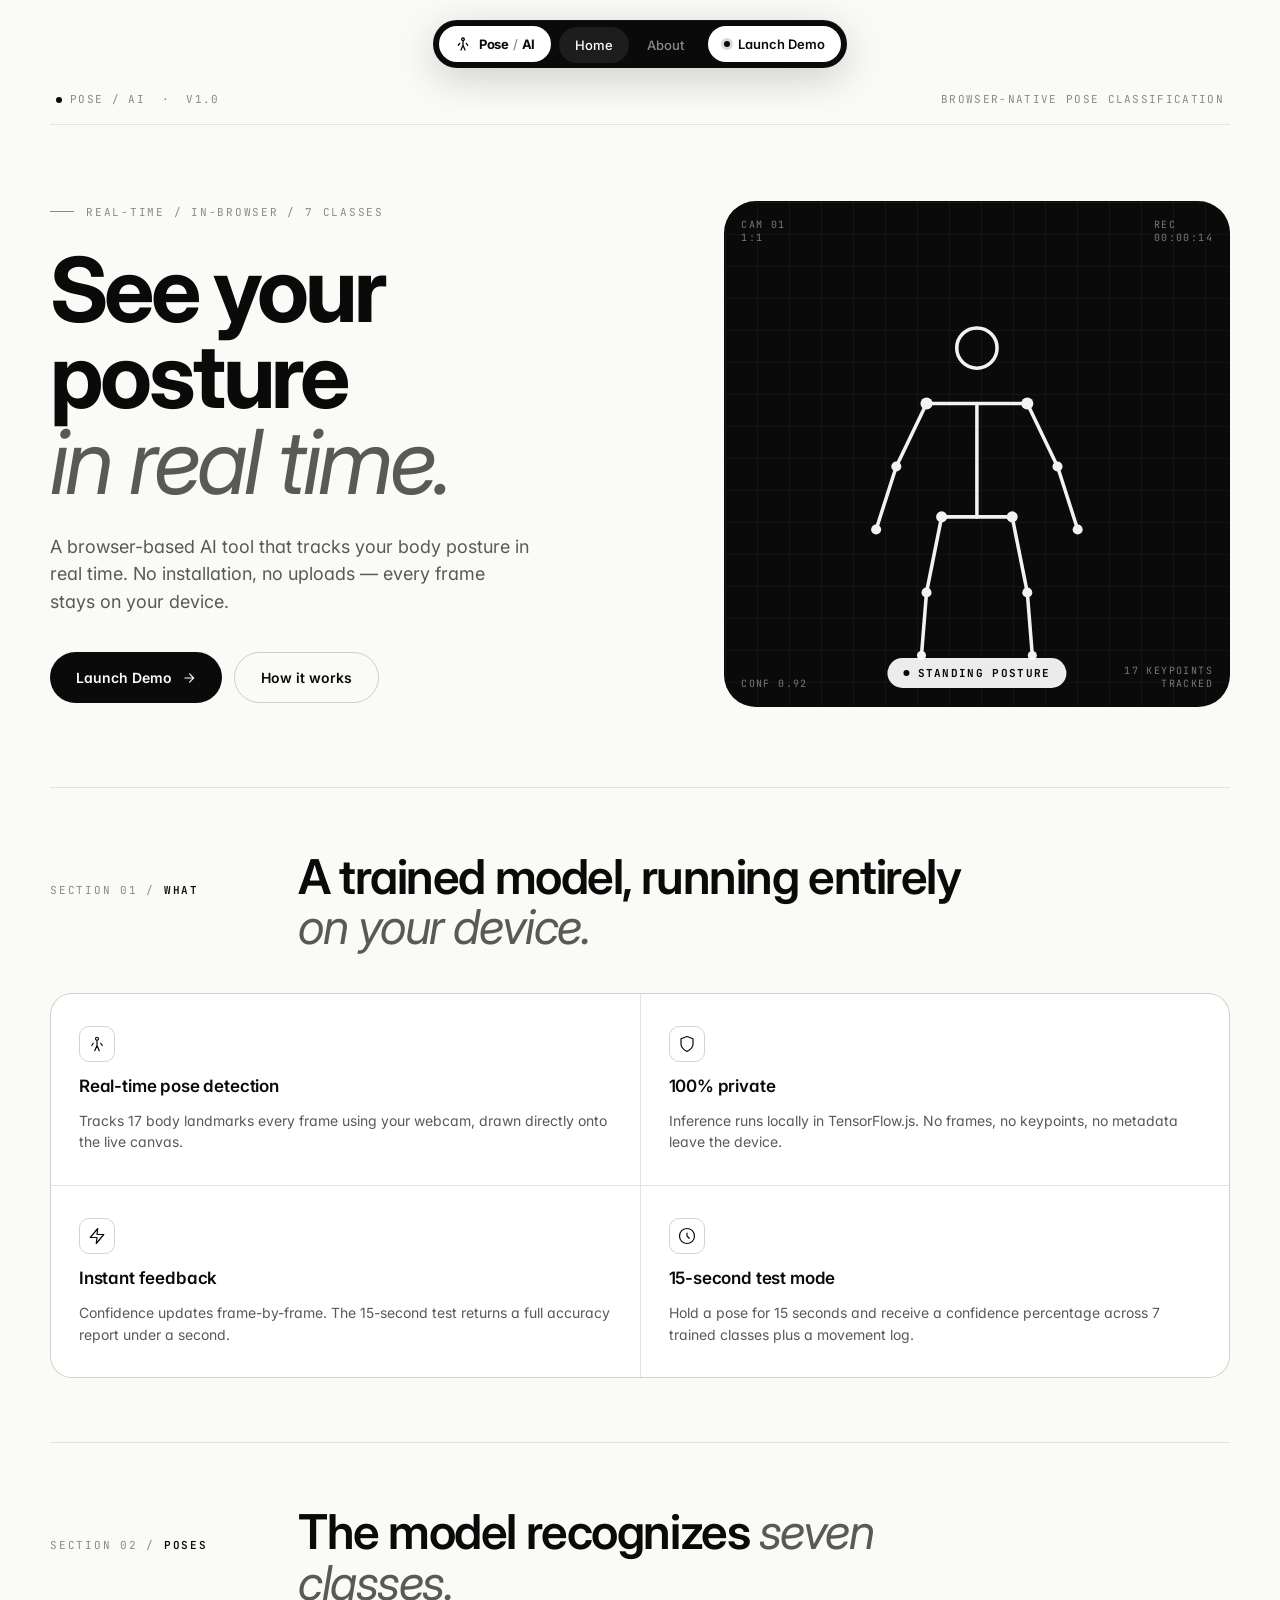
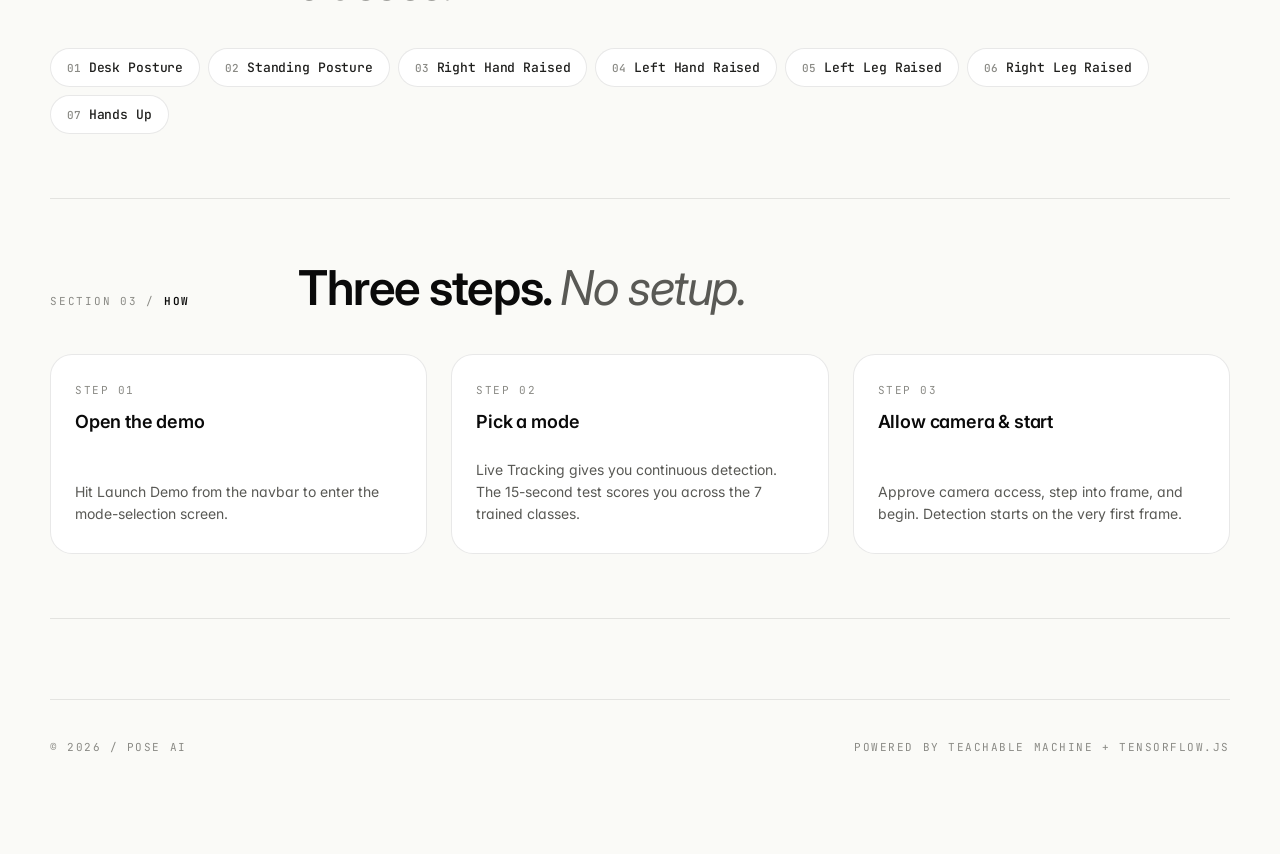
<file: index.html>
<!DOCTYPE html>
<html lang="en">
<head>
    <meta charset="UTF-8">
    <meta name="viewport" content="width=device-width, initial-scale=1.0">
    <title>Pose AI / Home</title>
    <link rel="icon" href="data:image/svg+xml,<svg xmlns='http://www.w3.org/2000/svg' viewBox='0 0 24 24' fill='none' stroke='%23000' stroke-width='2'><circle cx='12' cy='5' r='2'/><path d='M12 7v7M9 21l3-7 3 7M7 11l-2 3M17 11l2 3'/></svg>">
    <link href="https://fonts.googleapis.com/css2?family=Inter:wght@400;500;600;700;800&family=JetBrains+Mono:wght@300;400;500;600&display=swap" rel="stylesheet">
    <link rel="stylesheet" href="style.css">
    <script>
        (function(){
            try {
                var t = localStorage.getItem('pose-ai-theme') || 'light';
                document.documentElement.setAttribute('data-theme', t);
            } catch(e){}
        })();
    </script>
</head>
<body>
    <nav class="navbar">
        <div class="nav-container">
            <a href="index.html" class="nav-brand-box">
                <svg viewBox="0 0 24 24"><circle cx="12" cy="5" r="2"/><path d="M12 7v7M9 21l3-7 3 7M7 11l-2 3M17 11l2 3"/></svg>
                <span class="brand-text">Pose<span class="slash">/</span>AI</span>
            </a>
            <ul class="nav-links">
                <li><a href="index.html" class="nav-item active">Home</a></li>
                <li><a href="about.html" class="nav-item">About</a></li>
            </ul>
            <a href="menu.html" class="nav-cta-btn"><span class="dot-live"></span><span>Launch Demo</span></a>
            <button class="hamburger-btn" id="hamburger" onclick="toggleMenu()" aria-label="Menu"><span></span><span></span><span></span></button>
        </div>
    </nav>

    <div class="mobile-menu" id="mobile-menu">
        <a href="index.html" class="active">Home</a>
        <a href="about.html">About</a>
        <div class="mobile-divider"></div>
        <a href="menu.html" class="mobile-cta">Launch Demo</a>
    </div>

    <div class="page-frame">
        <div class="page-meta">
            <span><span class="dot"></span>Pose / AI &nbsp;·&nbsp; v1.0</span>
            <span>Browser-Native Pose Classification</span>
        </div>

        <section class="hero animate-in">
            <div>
                <div class="hero-eyebrow">Real-time / In-Browser / 7 Classes</div>
                <h1>See your<br>posture<br><em>in real time.</em></h1>
                <p class="hero-lede">A browser-based AI tool that tracks your body posture in real time. No installation, no uploads — every frame stays on your device.</p>
                <div class="hero-actions">
                    <a href="menu.html" class="btn-primary">Launch Demo
                        <svg width="14" height="14" viewBox="0 0 24 24" fill="none" stroke="currentColor" stroke-width="2" stroke-linecap="round"><path d="M5 12h14M13 5l7 7-7 7"/></svg>
                    </a>
                    <a href="about.html" class="btn-ghost">How it works</a>
                </div>
            </div>
            <div class="hero-demo">
                <div class="demo-grid"></div>
                <div class="demo-corner tl">CAM 01<br>1:1</div>
                <div class="demo-corner tr">REC<br>00:00:14</div>
                <div class="demo-corner bl">CONF 0.92</div>
                <div class="demo-corner br">17 KEYPOINTS<br>TRACKED</div>
                <svg class="skeleton" viewBox="0 0 200 200" preserveAspectRatio="xMidYMid meet">
                    <g id="hero-skeleton" stroke="#fff" stroke-width="1.4" fill="none" stroke-linecap="round" stroke-linejoin="round" opacity="0.95">
                        <!-- head -->
                        <circle id="hd" cx="100" cy="58" r="8"/>
                        <!-- shoulders -->
                        <line id="sh" x1="80" y1="80" x2="120" y2="80"/>
                        <!-- spine -->
                        <line id="sp" x1="100" y1="80" x2="100" y2="125"/>
                        <!-- arms -->
                        <line id="larm1" x1="80" y1="80" x2="68" y2="105"/>
                        <line id="larm2" x1="68" y1="105" x2="60" y2="130"/>
                        <line id="rarm1" x1="120" y1="80" x2="132" y2="105"/>
                        <line id="rarm2" x1="132" y1="105" x2="140" y2="130"/>
                        <!-- hips -->
                        <line id="hp" x1="86" y1="125" x2="114" y2="125"/>
                        <!-- legs -->
                        <line id="lleg1" x1="86" y1="125" x2="80" y2="155"/>
                        <line id="lleg2" x1="80" y1="155" x2="78" y2="180"/>
                        <line id="rleg1" x1="114" y1="125" x2="120" y2="155"/>
                        <line id="rleg2" x1="120" y1="155" x2="122" y2="180"/>
                        <!-- joints -->
                        <g fill="#fff" stroke="none">
                            <circle cx="80" cy="80" r="2.4"/><circle cx="120" cy="80" r="2.4"/>
                            <circle cx="68" cy="105" r="2"/><circle cx="132" cy="105" r="2"/>
                            <circle cx="60" cy="130" r="2"/><circle cx="140" cy="130" r="2"/>
                            <circle cx="86" cy="125" r="2.2"/><circle cx="114" cy="125" r="2.2"/>
                            <circle cx="80" cy="155" r="2"/><circle cx="120" cy="155" r="2"/>
                            <circle cx="78" cy="180" r="1.8"/><circle cx="122" cy="180" r="1.8"/>
                        </g>
                    </g>
                </svg>
                <div class="demo-label"><span class="live-dot"></span><span id="hero-pose-label">Standing Posture</span></div>
            </div>
        </section>

        <section class="section animate-in" style="animation-delay:0.1s;">
            <div class="section-head">
                <div class="section-num">SECTION 01 / <strong>WHAT</strong></div>
                <h2 class="section-title">A trained model, running entirely <em>on your device.</em></h2>
            </div>
            <div class="features-grid">
                <div class="feature-item">
                    <div class="feature-glyph">
                        <svg viewBox="0 0 24 24"><circle cx="12" cy="5" r="2"/><path d="M12 7v7M9 21l3-7 3 7M7 11l-2 3M17 11l2 3"/></svg>
                    </div>
                    <div class="feature-title">Real-time pose detection</div>
                    <div class="feature-desc">Tracks 17 body landmarks every frame using your webcam, drawn directly onto the live canvas.</div>
                </div>
                <div class="feature-item">
                    <div class="feature-glyph">
                        <svg viewBox="0 0 24 24"><path d="M12 22s8-4 8-10V5l-8-3-8 3v7c0 6 8 10 8 10z"/></svg>
                    </div>
                    <div class="feature-title">100% private</div>
                    <div class="feature-desc">Inference runs locally in TensorFlow.js. No frames, no keypoints, no metadata leave the device.</div>
                </div>
                <div class="feature-item">
                    <div class="feature-glyph">
                        <svg viewBox="0 0 24 24"><path d="M13 2L3 14h9l-1 8 10-12h-9l1-8z"/></svg>
                    </div>
                    <div class="feature-title">Instant feedback</div>
                    <div class="feature-desc">Confidence updates frame-by-frame. The 15-second test returns a full accuracy report under a second.</div>
                </div>
                <div class="feature-item">
                    <div class="feature-glyph">
                        <svg viewBox="0 0 24 24"><circle cx="12" cy="12" r="10"/><path d="M12 8v4l3 3"/></svg>
                    </div>
                    <div class="feature-title">15-second test mode</div>
                    <div class="feature-desc">Hold a pose for 15 seconds and receive a confidence percentage across 7 trained classes plus a movement log.</div>
                </div>
            </div>
        </section>

        <section class="section animate-in" style="animation-delay:0.15s;">
            <div class="section-head">
                <div class="section-num">SECTION 02 / <strong>POSES</strong></div>
                <h2 class="section-title">The model recognizes <em>seven classes.</em></h2>
            </div>
            <div class="pose-classes">
                <span class="pose-chip"><span class="num">01</span>Desk Posture</span>
                <span class="pose-chip"><span class="num">02</span>Standing Posture</span>
                <span class="pose-chip"><span class="num">03</span>Right Hand Raised</span>
                <span class="pose-chip"><span class="num">04</span>Left Hand Raised</span>
                <span class="pose-chip"><span class="num">05</span>Left Leg Raised</span>
                <span class="pose-chip"><span class="num">06</span>Right Leg Raised</span>
                <span class="pose-chip"><span class="num">07</span>Hands Up</span>
            </div>
        </section>

        <section class="section animate-in" style="animation-delay:0.2s;">
            <div class="section-head">
                <div class="section-num">SECTION 03 / <strong>HOW</strong></div>
                <h2 class="section-title">Three steps. <em>No setup.</em></h2>
            </div>
            <div class="steps-list">
                <div class="step-item">
                    <div class="step-number">STEP 01</div>
                    <div class="step-title">Open the demo</div>
                    <div class="step-desc">Hit Launch Demo from the navbar to enter the mode-selection screen.</div>
                </div>
                <div class="step-item">
                    <div class="step-number">STEP 02</div>
                    <div class="step-title">Pick a mode</div>
                    <div class="step-desc">Live Tracking gives you continuous detection. The 15-second test scores you across the 7 trained classes.</div>
                </div>
                <div class="step-item">
                    <div class="step-number">STEP 03</div>
                    <div class="step-title">Allow camera & start</div>
                    <div class="step-desc">Approve camera access, step into frame, and begin. Detection starts on the very first frame.</div>
                </div>
            </div>
        </section>

        <footer class="page-footer">
            <span>© 2026 / Pose AI</span>
            <span>Powered by Teachable Machine + TensorFlow.js</span>
        </footer>
    </div>

    <script>
        function toggleMenu() {
            document.getElementById('hamburger').classList.toggle('open');
            document.getElementById('mobile-menu').classList.toggle('open');
        }
        document.addEventListener('click', function(e) {
            const btn = document.getElementById('hamburger');
            const menu = document.getElementById('mobile-menu');
            if (!btn.contains(e.target) && !menu.contains(e.target)) {
                btn.classList.remove('open');
                menu.classList.remove('open');
            }
        });

        // animated hero skeleton — cycles through 4 poses
        (function(){
            const POSES = [
                { label:'Standing Posture', sh:[80,80,120,80], sp:[100,80,100,125], larm1:[80,80,68,105], larm2:[68,105,60,130], rarm1:[120,80,132,105], rarm2:[132,105,140,130], lleg1:[86,125,80,155], lleg2:[80,155,78,180], rleg1:[114,125,120,155], rleg2:[120,155,122,180], hd:[100,58] },
                { label:'Hands Up', sh:[80,80,120,80], sp:[100,80,100,125], larm1:[80,80,76,55], larm2:[76,55,72,28], rarm1:[120,80,124,55], rarm2:[124,55,128,28], lleg1:[86,125,80,155], lleg2:[80,155,78,180], rleg1:[114,125,120,155], rleg2:[120,155,122,180], hd:[100,58] },
                { label:'Right Hand Raised', sh:[80,80,120,80], sp:[100,80,100,125], larm1:[80,80,68,105], larm2:[68,105,60,130], rarm1:[120,80,128,52], rarm2:[128,52,134,28], lleg1:[86,125,80,155], lleg2:[80,155,78,180], rleg1:[114,125,120,155], rleg2:[120,155,122,180], hd:[100,58] },
                { label:'Left Leg Raised', sh:[80,80,120,80], sp:[100,80,100,125], larm1:[80,80,68,105], larm2:[68,105,60,130], rarm1:[120,80,132,105], rarm2:[132,105,140,130], lleg1:[86,125,72,140], lleg2:[72,140,52,128], rleg1:[114,125,120,155], rleg2:[120,155,122,180], hd:[100,58] }
            ];
            const ids=['sh','sp','larm1','larm2','rarm1','rarm2','lleg1','lleg2','rleg1','rleg2'];
            let i=0;
            function step(){
                const p=POSES[i];
                ids.forEach(id=>{
                    const el=document.getElementById(id);
                    if(!el) return;
                    const v=p[id];
                    el.setAttribute('x1',v[0]); el.setAttribute('y1',v[1]); el.setAttribute('x2',v[2]); el.setAttribute('y2',v[3]);
                });
                const hd=document.getElementById('hd');
                if(hd){ hd.setAttribute('cx',p.hd[0]); hd.setAttribute('cy',p.hd[1]); }
                document.getElementById('hero-pose-label').textContent=p.label;
                i=(i+1)%POSES.length;
            }
            // smooth css transitions on lines
            document.querySelectorAll('#hero-skeleton line, #hero-skeleton circle').forEach(el=>{
                el.style.transition='all 0.9s cubic-bezier(0.65, 0, 0.35, 1)';
            });
            step();
            setInterval(step, 2400);
        })();
    </script>
</body>
</html>
</file>
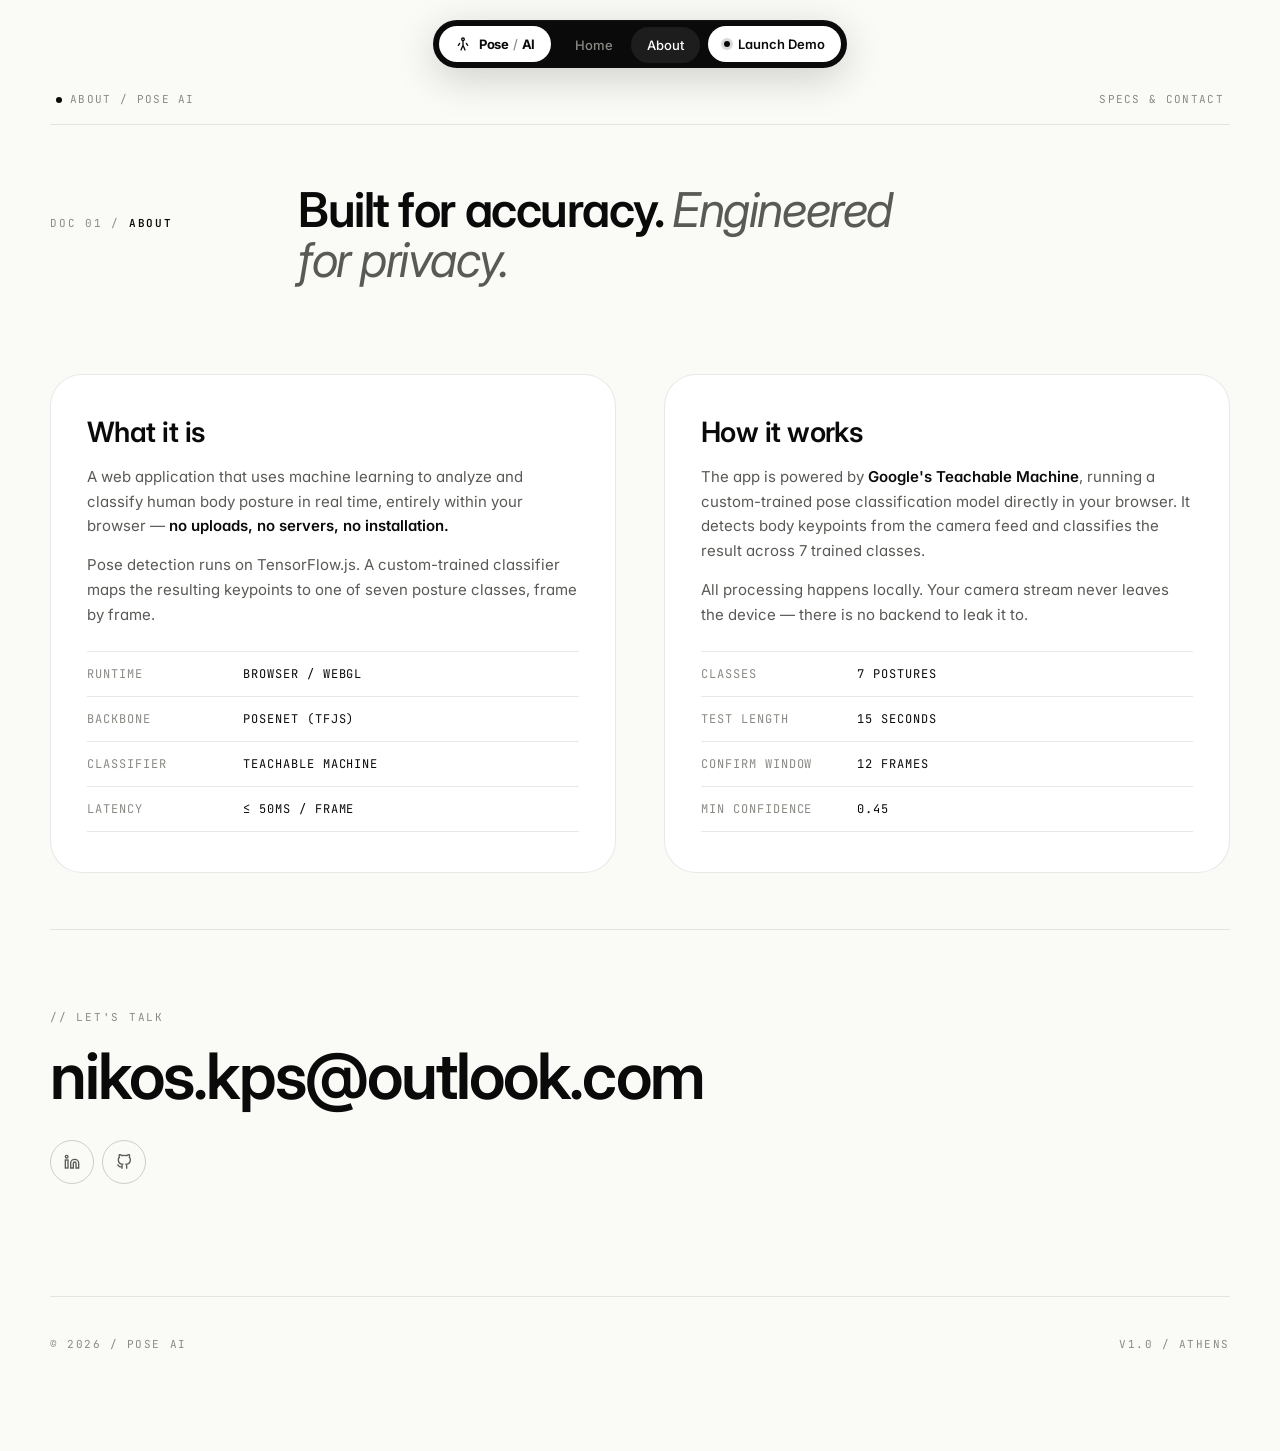
<file: about.html>
<!DOCTYPE html>
<html lang="en">
<head>
    <meta charset="UTF-8">
    <meta name="viewport" content="width=device-width, initial-scale=1.0">
    <title>Pose AI / About</title>
    <link rel="icon" href="data:image/svg+xml,<svg xmlns='http://www.w3.org/2000/svg' viewBox='0 0 24 24' fill='none' stroke='%23000' stroke-width='2'><circle cx='12' cy='5' r='2'/><path d='M12 7v7M9 21l3-7 3 7M7 11l-2 3M17 11l2 3'/></svg>">
    <link href="https://fonts.googleapis.com/css2?family=Inter:wght@400;500;600;700;800&family=JetBrains+Mono:wght@300;400;500;600&display=swap" rel="stylesheet">
    <link rel="stylesheet" href="style.css">
    <script>
        (function(){ try { var t = localStorage.getItem('pose-ai-theme') || 'light'; document.documentElement.setAttribute('data-theme', t); } catch(e){} })();
    </script>
</head>
<body>
    <nav class="navbar">
        <div class="nav-container">
            <a href="index.html" class="nav-brand-box">
                <svg viewBox="0 0 24 24"><circle cx="12" cy="5" r="2"/><path d="M12 7v7M9 21l3-7 3 7M7 11l-2 3M17 11l2 3"/></svg>
                <span class="brand-text">Pose<span class="slash">/</span>AI</span>
            </a>
            <ul class="nav-links">
                <li><a href="index.html" class="nav-item">Home</a></li>
                <li><a href="about.html" class="nav-item active">About</a></li>
            </ul>
            <a href="menu.html" class="nav-cta-btn"><span class="dot-live"></span><span>Launch Demo</span></a>
            <button class="hamburger-btn" id="hamburger" onclick="toggleMenu()" aria-label="Menu"><span></span><span></span><span></span></button>
        </div>
    </nav>

    <div class="mobile-menu" id="mobile-menu">
        <a href="index.html">Home</a>
        <a href="about.html" class="active">About</a>
        <div class="mobile-divider"></div>
        <a href="menu.html" class="mobile-cta">Launch Demo</a>
    </div>

    <div class="page-frame">
        <div class="page-meta">
            <span><span class="dot"></span>About / Pose AI</span>
            <span>Specs &amp; Contact</span>
        </div>

        <section class="section animate-in" style="border-bottom:none; padding-top:24px; padding-bottom: 24px;">
            <div class="section-head">
                <div class="section-num">DOC 01 / <strong>ABOUT</strong></div>
                <h2 class="section-title">Built for accuracy. <em>Engineered for privacy.</em></h2>
            </div>
        </section>

        <div class="about-grid">
            <div class="about-card animate-in">
                <h2>What it is</h2>
                <p>A web application that uses machine learning to analyze and classify human body posture in real time, entirely within your browser — <strong>no uploads, no servers, no installation.</strong></p>
                <p>Pose detection runs on TensorFlow.js. A custom-trained classifier maps the resulting keypoints to one of seven posture classes, frame by frame.</p>
                <div class="kvs">
                    <div class="kv"><span class="k">Runtime</span><span class="v">Browser / WebGL</span></div>
                    <div class="kv"><span class="k">Backbone</span><span class="v">PoseNet (tfjs)</span></div>
                    <div class="kv"><span class="k">Classifier</span><span class="v">Teachable Machine</span></div>
                    <div class="kv"><span class="k">Latency</span><span class="v">≤ 50ms / frame</span></div>
                </div>
            </div>
            <div class="about-card animate-in" style="animation-delay:0.1s;">
                <h2>How it works</h2>
                <p>The app is powered by <strong>Google's Teachable Machine</strong>, running a custom-trained pose classification model directly in your browser. It detects body keypoints from the camera feed and classifies the result across 7 trained classes.</p>
                <p>All processing happens locally. Your camera stream never leaves the device — there is no backend to leak it to.</p>
                <div class="kvs">
                    <div class="kv"><span class="k">Classes</span><span class="v">7 postures</span></div>
                    <div class="kv"><span class="k">Test length</span><span class="v">15 seconds</span></div>
                    <div class="kv"><span class="k">Confirm window</span><span class="v">12 frames</span></div>
                    <div class="kv"><span class="k">Min confidence</span><span class="v">0.45</span></div>
                </div>
            </div>
        </div>

        <section class="contact-section animate-in" style="animation-delay:0.2s;">
            <span class="contact-label">// Let's talk</span>
            <a href="mailto:nikos.kps@outlook.com" class="contact-email">nikos.kps@outlook.com</a>
            <div class="socials-container">
                <a href="https://www.linkedin.com/in/nikolaos-kapsalas-1b1b91358" target="_blank" class="social-link" aria-label="LinkedIn">
                    <svg viewBox="0 0 24 24"><path d="M16 8a6 6 0 0 1 6 6v7h-4v-7a2 2 0 0 0-2-2 2 2 0 0 0-2 2v7h-4v-7a6 6 0 0 1 6-6z"/><rect x="2" y="9" width="4" height="12"/><circle cx="4" cy="4" r="2"/></svg>
                </a>
                <a href="https://github.com/NikosKps" target="_blank" class="social-link" aria-label="GitHub">
                    <svg viewBox="0 0 24 24"><path d="M9 19c-5 1.5-5-2.5-7-3m14 6v-3.87a3.37 3.37 0 0 0-.94-2.61c3.14-.35 6.44-1.54 6.44-7A5.44 5.44 0 0 0 20 4.77 5.07 5.07 0 0 0 19.91 1S18.73.65 16 2.48a13.38 13.38 0 0 0-7 0C6.27.65 5.09 1 5.09 1A5.07 5.07 0 0 0 5 4.77a5.44 5.44 0 0 0-1.5 3.78c0 5.42 3.3 6.61 6.44 7A3.37 3.37 0 0 0 9 18.13V22"/></svg>
                </a>
            </div>
        </section>

        <footer class="page-footer">
            <span>© 2026 / Pose AI</span>
            <span>v1.0 / Athens</span>
        </footer>
    </div>

    <script>
        function toggleMenu(){ document.getElementById('hamburger').classList.toggle('open'); document.getElementById('mobile-menu').classList.toggle('open'); }
        document.addEventListener('click', function(e){
            const btn=document.getElementById('hamburger'); const menu=document.getElementById('mobile-menu');
            if(!btn.contains(e.target)&&!menu.contains(e.target)){ btn.classList.remove('open'); menu.classList.remove('open'); }
        });
    </script>
</body>
</html>
</file>
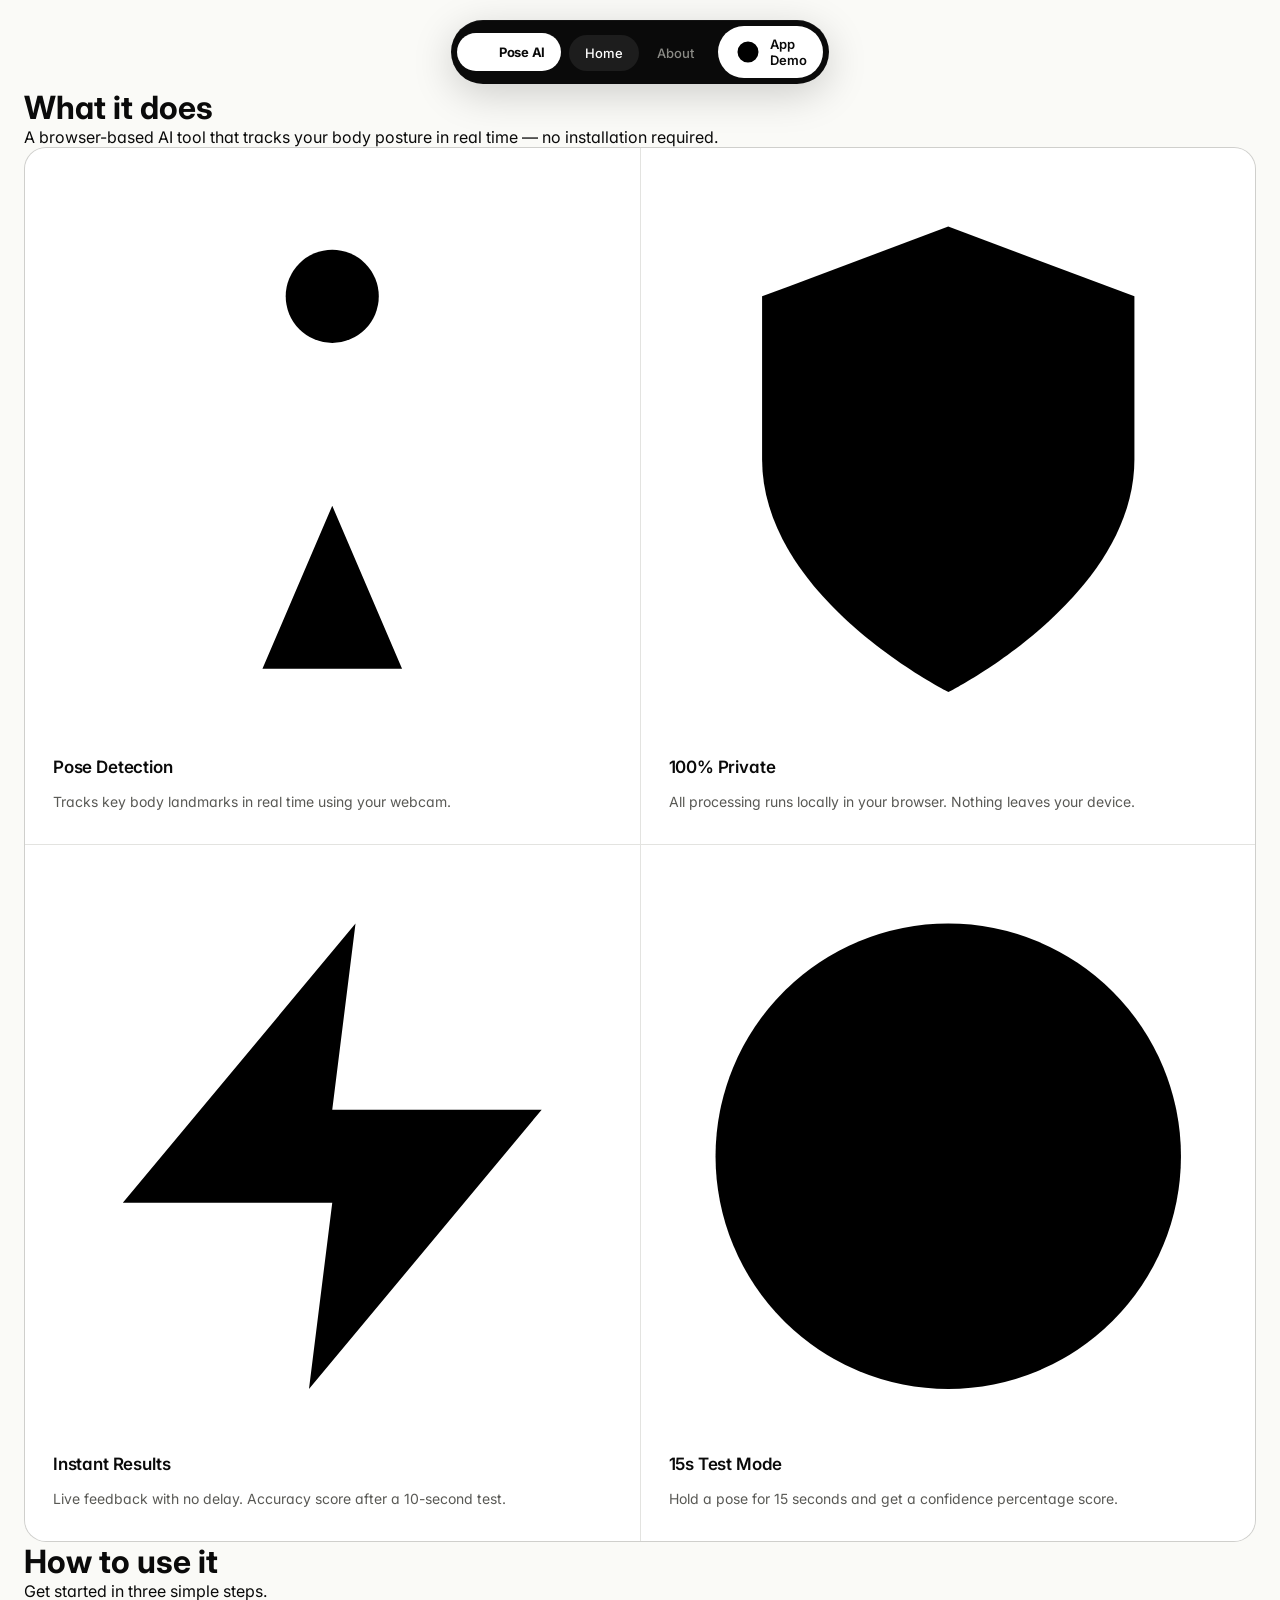
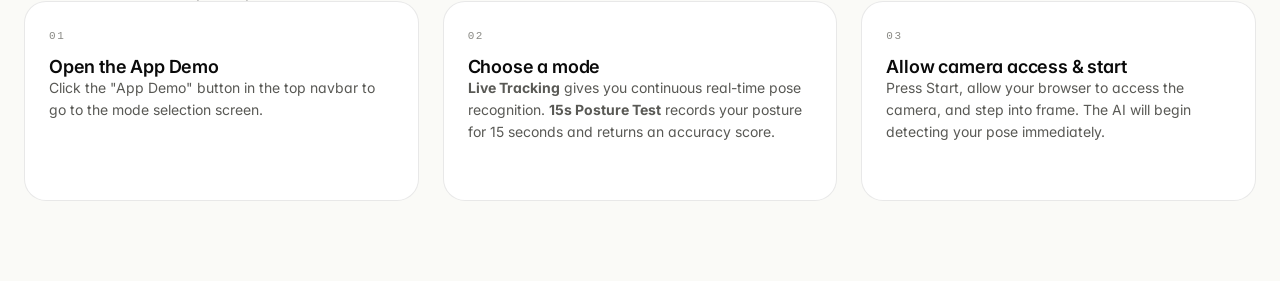
<file: home.html>
<!DOCTYPE html>
<html lang="en">

<head>
    <meta charset="UTF-8">
    <meta name="viewport" content="width=device-width, initial-scale=1.0">
    <title>Home | Pose AI</title>
    <link rel="icon"
        href="data:image/svg+xml,<svg xmlns='http://www.w3.org/2000/svg' viewBox='0 0 24 24' fill='none' stroke='%23000' stroke-width='2'><circle cx='12' cy='5' r='2'/><path d='M12 7v7M9 21l3-7 3 7M7 11l-2 3M17 11l2 3'/></svg>">
    <link href="https://fonts.googleapis.com/css2?family=Inter:wght@400;500;600;700;800&display=swap" rel="stylesheet">
    <link rel="stylesheet" href="style.css">

</head>

<body>
    <nav class="navbar animate-in">
        <div class="nav-container">
            <a href="home.html" class="nav-brand-box"
                style="text-decoration:none;display:flex;align-items:center;gap:8px;"><svg
                    style="width:18px;height:18px;fill:none;stroke:var(--brand-color);stroke-width:2;stroke-linecap:round;stroke-linejoin:round;flex-shrink:0;"
                    viewBox="0 0 24 24">
                    <circle cx="12" cy="5" r="2" />
                    <path d="M12 7v7M9 21l3-7 3 7M7 11l-2 3M17 11l2 3" />
                </svg><span class="brand-text">Pose AI</span></a>
            <ul class="nav-links">
                <li><a href="home.html" class="nav-item active">Home</a></li>
                <li><a href="about.html" class="nav-item">About</a></li>
            </ul>
            <a href="index.html" class="nav-cta-btn">
                <svg class="icon-control" viewBox="0 0 24 24">
                    <path d="M6 12h4m-2-2v4m5-2h.01M17 12h.01M17 10h.01M17 14h.01M12 21a9 9 0 1 1 0-18 9 9 0 0 1 0 18Z"
                        stroke-linecap="round" stroke-linejoin="round" />
                </svg>
                <span>App Demo</span>
            </a>
            <button class="hamburger-btn" id="hamburger" onclick="toggleMenu()" aria-label="Menu">
                <span></span><span></span><span></span>
            </button>
        </div>
    </nav>

    <div class="mobile-menu" id="mobile-menu">
        <a href="home.html" class="active">Home</a>
        <a href="about.html">About</a>
        <div class="mobile-divider"></div>
        <a href="index.html" class="mobile-cta">
            <svg style="width:16px;height:16px;fill:none;stroke:#fff;stroke-width:2.5" viewBox="0 0 24 24">
                <path d="M6 12h4m-2-2v4m5-2h.01M17 12h.01M17 10h.01M17 14h.01M12 21a9 9 0 1 1 0-18 9 9 0 0 1 0 18Z"
                    stroke-linecap="round" stroke-linejoin="round" />
            </svg>
            App Demo
        </a>
    </div>

    <div class="about-container">

        <div class="content-card animate-in">
            <h1>What it does</h1>
            <p>A browser-based AI tool that tracks your body posture in real time — no installation required.</p>
            <div class="features-grid">
                <div class="feature-item">
                    <div class="feature-icon">
                        <svg viewBox="0 0 24 24">
                            <circle cx="12" cy="5" r="2" />
                            <path d="M12 7v7M9 21l3-7 3 7M7 11l-2 3M17 11l2 3" />
                        </svg>
                    </div>
                    <div class="feature-title">Pose Detection</div>
                    <div class="feature-desc">Tracks key body landmarks in real time using your webcam.</div>
                </div>
                <div class="feature-item">
                    <div class="feature-icon">
                        <svg viewBox="0 0 24 24">
                            <path d="M12 22s8-4 8-10V5l-8-3-8 3v7c0 6 8 10 8 10z" />
                        </svg>
                    </div>
                    <div class="feature-title">100% Private</div>
                    <div class="feature-desc">All processing runs locally in your browser. Nothing leaves your device.
                    </div>
                </div>
                <div class="feature-item">
                    <div class="feature-icon">
                        <svg viewBox="0 0 24 24">
                            <path d="M13 2L3 14h9l-1 8 10-12h-9l1-8z" />
                        </svg>
                    </div>
                    <div class="feature-title">Instant Results</div>
                    <div class="feature-desc">Live feedback with no delay. Accuracy score after a 10-second test.</div>
                </div>
                <div class="feature-item">
                    <div class="feature-icon">
                        <svg viewBox="0 0 24 24">
                            <circle cx="12" cy="12" r="10" />
                            <path d="M12 8v4l3 3" />
                        </svg>
                    </div>
                    <div class="feature-title">15s Test Mode</div>
                    <div class="feature-desc">Hold a pose for 15 seconds and get a confidence percentage score.</div>
                </div>
            </div>
        </div>

        <div class="content-card animate-in" style="animation-delay: 0.15s;">
            <h1>How to use it</h1>
            <p>Get started in three simple steps.</p>
            <div class="steps-list">
                <div class="step-item">
                    <div class="step-number">01</div>
                    <div>
                        <div class="step-title">Open the App Demo</div>
                        <div class="step-desc">Click the "App Demo" button in the top navbar to go to the mode selection
                            screen.</div>
                    </div>
                </div>
                <div class="step-item">
                    <div class="step-number">02</div>
                    <div>
                        <div class="step-title">Choose a mode</div>
                        <div class="step-desc"><strong>Live Tracking</strong> gives you continuous real-time pose
                            recognition. <strong>15s Posture Test</strong> records your posture for 15 seconds and
                            returns an accuracy score.</div>
                    </div>
                </div>
                <div class="step-item">
                    <div class="step-number">03</div>
                    <div>
                        <div class="step-title">Allow camera access & start</div>
                        <div class="step-desc">Press Start, allow your browser to access the camera, and step into
                            frame. The AI will begin detecting your pose immediately.</div>
                    </div>
                </div>
            </div>
        </div>

    </div>
    <script>
        function toggleMenu() {
            const btn = document.getElementById('hamburger');
            const menu = document.getElementById('mobile-menu');
            btn.classList.toggle('open');
            menu.classList.toggle('open');
        }
        document.addEventListener('click', function (e) {
            const btn = document.getElementById('hamburger');
            const menu = document.getElementById('mobile-menu');
            if (!btn.contains(e.target) && !menu.contains(e.target)) {
                btn.classList.remove('open');
                menu.classList.remove('open');
            }
        });
    </script>
</body>

</html>
</file>
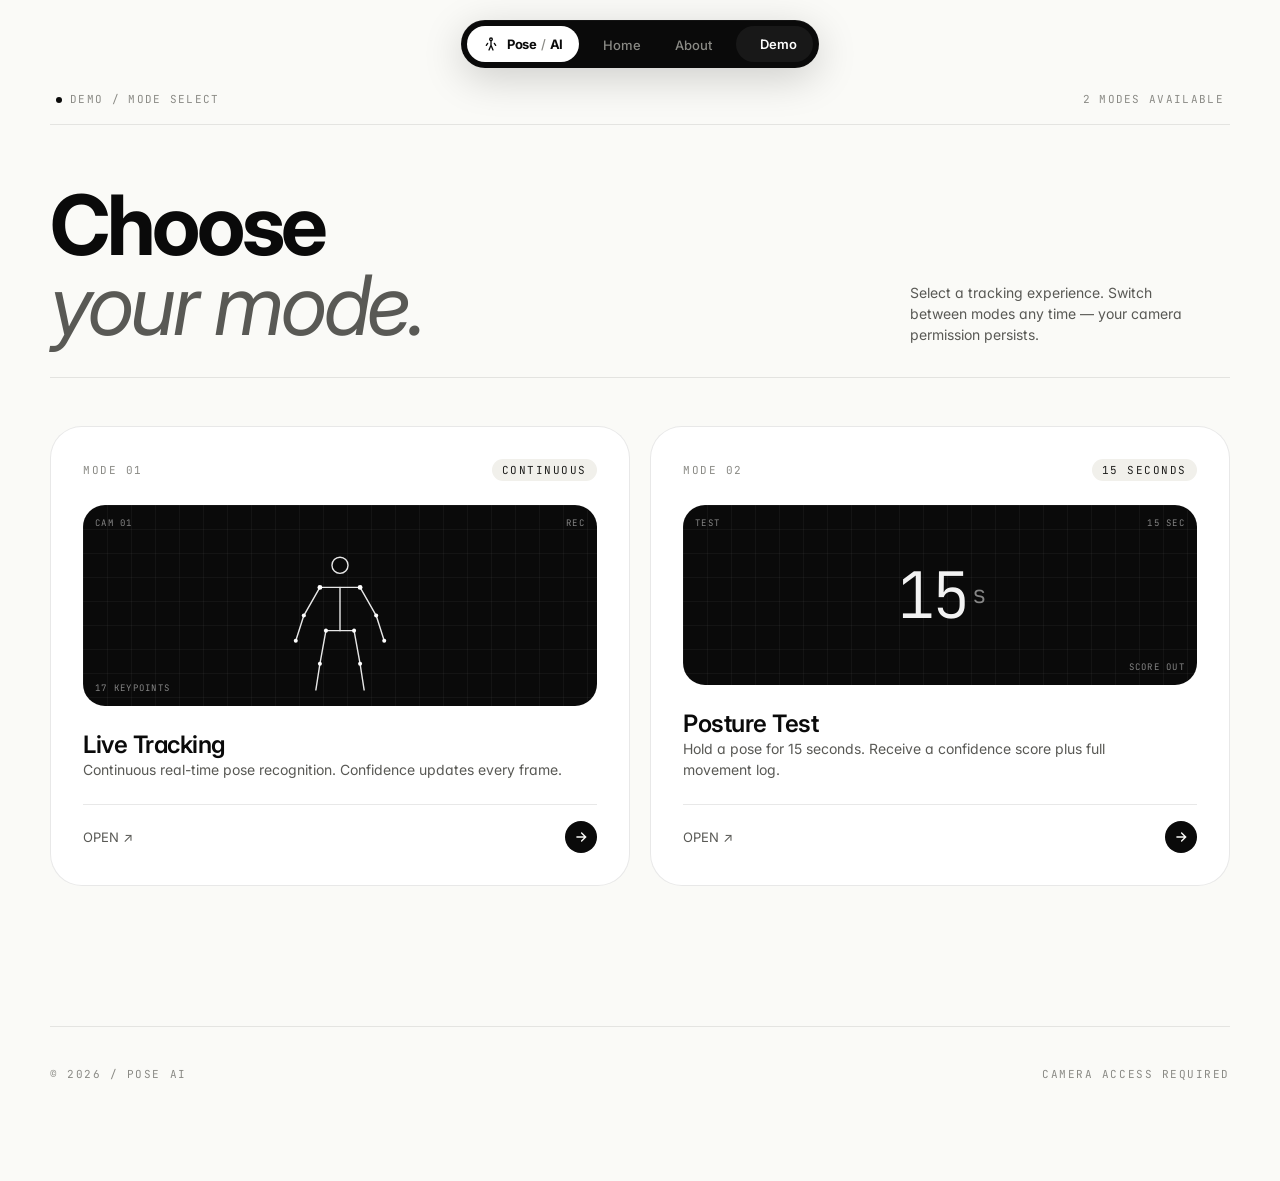
<file: menu.html>
<!DOCTYPE html>
<html lang="en">
<head>
    <meta charset="UTF-8">
    <meta name="viewport" content="width=device-width, initial-scale=1.0">
    <title>Pose AI / Menu</title>
    <link rel="icon" href="data:image/svg+xml,<svg xmlns='http://www.w3.org/2000/svg' viewBox='0 0 24 24' fill='none' stroke='%23000' stroke-width='2'><circle cx='12' cy='5' r='2'/><path d='M12 7v7M9 21l3-7 3 7M7 11l-2 3M17 11l2 3'/></svg>">
    <link href="https://fonts.googleapis.com/css2?family=Inter:wght@400;500;600;700;800&family=JetBrains+Mono:wght@300;400;500;600&display=swap" rel="stylesheet">
    <link rel="stylesheet" href="style.css">
    <script>
        (function(){ try { var t = localStorage.getItem('pose-ai-theme') || 'light'; document.documentElement.setAttribute('data-theme', t); } catch(e){} })();
    </script>
</head>
<body>
    <nav class="navbar">
        <div class="nav-container">
            <a href="index.html" class="nav-brand-box">
                <svg viewBox="0 0 24 24"><circle cx="12" cy="5" r="2"/><path d="M12 7v7M9 21l3-7 3 7M7 11l-2 3M17 11l2 3"/></svg>
                <span class="brand-text">Pose<span class="slash">/</span>AI</span>
            </a>
            <ul class="nav-links">
                <li><a href="index.html" class="nav-item">Home</a></li>
                <li><a href="about.html" class="nav-item">About</a></li>
            </ul>
            <span class="nav-cta-current"><span class="dot-live"></span><span>Demo</span></span>
            <button class="hamburger-btn" id="hamburger" onclick="toggleMenu()" aria-label="Menu"><span></span><span></span><span></span></button>
        </div>
    </nav>

    <div class="mobile-menu" id="mobile-menu">
        <a href="index.html">Home</a>
        <a href="about.html">About</a>
        <div class="mobile-divider"></div>
        <a href="menu.html" class="mobile-cta active">Demo</a>
    </div>

    <div class="page-frame">
        <div class="page-meta">
            <span><span class="dot"></span>Demo / Mode Select</span>
            <span>2 modes available</span>
        </div>

        <div class="menu-wrap animate-in">
            <div class="menu-head">
                <h1>Choose<br><em>your mode.</em></h1>
                <p>Select a tracking experience. Switch between modes any time — your camera permission persists.</p>
            </div>

            <div class="menu-grid">
                <a href="live.html" class="menu-card animate-in" style="animation-delay:0.1s;">
                    <div class="menu-card-meta"><span>MODE 01</span><span class="pill">Continuous</span></div>
                    <div class="menu-card-visual">
                        <div class="v-grid"></div>
                        <div class="v-corner" style="top:12px;left:12px;">CAM 01</div>
                        <div class="v-corner" style="top:12px;right:12px;">REC</div>
                        <div class="v-corner" style="bottom:12px;left:12px;">17 KEYPOINTS</div>
                        <svg class="skeleton-mini" viewBox="0 0 200 200" preserveAspectRatio="xMidYMid meet">
                            <g stroke="#fff" stroke-width="1.4" fill="none" stroke-linecap="round" opacity="0.9">
                                <circle cx="100" cy="60" r="8"/>
                                <line x1="80" y1="82" x2="120" y2="82"/>
                                <line x1="100" y1="82" x2="100" y2="125"/>
                                <line x1="80" y1="82" x2="64" y2="110"/>
                                <line x1="64" y1="110" x2="56" y2="135"/>
                                <line x1="120" y1="82" x2="136" y2="110"/>
                                <line x1="136" y1="110" x2="144" y2="135"/>
                                <line x1="86" y1="125" x2="80" y2="158"/>
                                <line x1="80" y1="158" x2="76" y2="184"/>
                                <line x1="114" y1="125" x2="120" y2="158"/>
                                <line x1="120" y1="158" x2="124" y2="184"/>
                                <line x1="86" y1="125" x2="114" y2="125"/>
                            </g>
                            <g fill="#fff">
                                <circle cx="80" cy="82" r="2.4"/><circle cx="120" cy="82" r="2.4"/>
                                <circle cx="64" cy="110" r="2"/><circle cx="136" cy="110" r="2"/>
                                <circle cx="56" cy="135" r="2"/><circle cx="144" cy="135" r="2"/>
                                <circle cx="86" cy="125" r="2"/><circle cx="114" cy="125" r="2"/>
                                <circle cx="80" cy="158" r="2"/><circle cx="120" cy="158" r="2"/>
                            </g>
                        </svg>
                    </div>
                    <div>
                        <h3>Live Tracking</h3>
                        <p>Continuous real-time pose recognition. Confidence updates every frame.</p>
                    </div>
                    <div class="menu-card-foot">
                        <span>OPEN ↗</span>
                        <span class="arrow">
                            <svg width="14" height="14" viewBox="0 0 24 24" fill="none" stroke="currentColor" stroke-width="2.4" stroke-linecap="round"><path d="M5 12h14M13 5l7 7-7 7"/></svg>
                        </span>
                    </div>
                </a>

                <a href="score.html" class="menu-card animate-in" style="animation-delay:0.2s;">
                    <div class="menu-card-meta"><span>MODE 02</span><span class="pill">15 seconds</span></div>
                    <div class="menu-card-visual">
                        <div class="v-grid"></div>
                        <div class="v-corner" style="top:12px;left:12px;">TEST</div>
                        <div class="v-corner" style="top:12px;right:12px;">15 SEC</div>
                        <div class="v-corner" style="bottom:12px;right:12px;">SCORE OUT</div>
                        <div class="timer-ring">15<span style="font-size:24px;color:rgba(255,255,255,0.5);margin-left:4px;">s</span></div>
                    </div>
                    <div>
                        <h3>Posture Test</h3>
                        <p>Hold a pose for 15 seconds. Receive a confidence score plus full movement log.</p>
                    </div>
                    <div class="menu-card-foot">
                        <span>OPEN ↗</span>
                        <span class="arrow">
                            <svg width="14" height="14" viewBox="0 0 24 24" fill="none" stroke="currentColor" stroke-width="2.4" stroke-linecap="round"><path d="M5 12h14M13 5l7 7-7 7"/></svg>
                        </span>
                    </div>
                </a>
            </div>
        </div>

        <footer class="page-footer">
            <span>© 2026 / Pose AI</span>
            <span>Camera access required</span>
        </footer>
    </div>

    <script>
        function toggleMenu(){ document.getElementById('hamburger').classList.toggle('open'); document.getElementById('mobile-menu').classList.toggle('open'); }
        document.addEventListener('click', function(e){
            const btn=document.getElementById('hamburger'); const menu=document.getElementById('mobile-menu');
            if(!btn.contains(e.target)&&!menu.contains(e.target)){ btn.classList.remove('open'); menu.classList.remove('open'); }
        });
    </script>
</body>
</html>
</file>
<file: style.css>
:root {
    /* warm-neutral light theme */
    --bg-page: #fafaf7;
    --bg-elevated: #ffffff;
    --bg-sunken: #f1f0eb;
    --ink: #0a0a0a;
    --ink-2: #1f1f1d;
    --ink-3: #595955;
    --ink-4: #8a8a85;
    --ink-5: #b8b8b3;
    --hairline: rgba(10, 10, 10, 0.09);
    --hairline-strong: rgba(10, 10, 10, 0.18);

    --nav-bg: #0a0a0a;
    --nav-ink: #8a8a85;
    --brand-pill: #ffffff;
    --brand-ink: #0a0a0a;

    --accent: #0a0a0a;
    --good: #0a0a0a;

    --canvas-bg: #0a0a0a;
    --grid-line: rgba(255, 255, 255, 0.04);

    --radius-sm: 14px;
    --radius-md: 22px;
    --radius-lg: 32px;
    --radius-xl: 44px;

    --mono: "JetBrains Mono", ui-monospace, "SF Mono", Menlo, monospace;
    --sans: "Inter", -apple-system, sans-serif;
}

[data-theme="dark"] {
    --bg-page: #0a0a0a;
    --bg-elevated: #131312;
    --bg-sunken: #181816;
    --ink: #f5f4ef;
    --ink-2: #e8e7e2;
    --ink-3: #a3a29c;
    --ink-4: #6b6a64;
    --ink-5: #3d3c38;
    --hairline: rgba(255, 255, 255, 0.08);
    --hairline-strong: rgba(255, 255, 255, 0.18);
    --nav-bg: #131312;
    --nav-ink: #a3a29c;
    --brand-pill: #f5f4ef;
    --brand-ink: #0a0a0a;
    --accent: #f5f4ef;
    --canvas-bg: #060605;
}

* {
    box-sizing: border-box;
    margin: 0;
    padding: 0;
}

html, body {
    background: var(--bg-page);
}

body {
    font-family: var(--sans);
    color: var(--ink);
    background: var(--bg-page);
    -webkit-font-smoothing: antialiased;
    -moz-osx-font-smoothing: grayscale;
    font-feature-settings: "ss01", "cv11";
    overflow-x: hidden;
    min-height: 100vh;
    padding-top: 88px;
    padding-left: 24px;
    padding-right: 24px;
    padding-bottom: 80px;
}

/* canonical reset niceties */
h1, h2, h3, h4, p, span, div, li, label {
    cursor: default;
    user-select: none;
    text-wrap: pretty;
}

a, button, .menu-card, .nav-cta-btn, .social-link, .btn-main, .btn-secondary {
    cursor: pointer;
}

.mono {
    font-family: var(--mono);
    font-feature-settings: "tnum";
}

/* ────────── PAGE FRAME ────────── */
.page-frame {
    max-width: 1180px;
    margin: 0 auto;
    width: 100%;
}

.page-meta {
    display: flex;
    justify-content: space-between;
    align-items: center;
    font-family: var(--mono);
    font-size: 11px;
    text-transform: uppercase;
    letter-spacing: 0.12em;
    color: var(--ink-4);
    padding: 4px 6px 18px;
    border-bottom: 1px solid var(--hairline);
    margin-bottom: 36px;
}

.page-meta .dot {
    display: inline-block;
    width: 6px;
    height: 6px;
    border-radius: 50%;
    background: var(--ink);
    margin-right: 8px;
    vertical-align: middle;
}

/* ────────── NAVBAR ────────── */
.navbar {
    position: fixed;
    top: 20px;
    left: 0;
    right: 0;
    display: flex;
    justify-content: center;
    z-index: 1000;
    pointer-events: none;
    padding: 0 16px;
}

.nav-container {
    display: flex;
    align-items: center;
    padding: 6px;
    background: var(--nav-bg);
    border-radius: 100px;
    box-shadow: 0 10px 40px rgba(0, 0, 0, 0.18), 0 1px 0 rgba(255,255,255,0.04) inset;
    gap: 4px;
    pointer-events: auto;
}

.nav-brand-box {
    display: flex;
    align-items: center;
    gap: 8px;
    background: var(--brand-pill);
    color: var(--brand-ink);
    padding: 10px 16px;
    border-radius: 100px;
    text-decoration: none;
}

.nav-brand-box svg {
    width: 16px;
    height: 16px;
    fill: none;
    stroke: currentColor;
    stroke-width: 2;
    stroke-linecap: round;
    stroke-linejoin: round;
}

.brand-text {
    font-size: 13px;
    font-weight: 700;
    letter-spacing: -0.3px;
    white-space: nowrap;
}

.brand-text .slash {
    color: var(--ink-4);
    font-weight: 500;
    margin: 0 4px;
}

.nav-links {
    display: flex;
    gap: 2px;
    list-style: none;
    margin-left: 4px;
}

.nav-item {
    text-decoration: none;
    color: var(--nav-ink);
    font-size: 13px;
    font-weight: 500;
    padding: 10px 16px;
    border-radius: 100px;
    transition: color 0.25s, background 0.25s;
}

.nav-item:hover {
    color: #fff;
    background: rgba(255,255,255,0.04);
}

.nav-item.active {
    color: #fff;
    background: rgba(255,255,255,0.08);
}

.nav-cta-btn {
    display: flex;
    align-items: center;
    gap: 8px;
    background: #fff;
    color: #0a0a0a;
    padding: 10px 16px;
    border-radius: 100px;
    text-decoration: none;
    font-size: 13px;
    font-weight: 600;
    transition: 0.3s;
    margin-left: 4px;
}

.nav-cta-btn:hover {
    background: var(--ink-5);
}

.nav-cta-btn .dot-live {
    width: 6px;
    height: 6px;
    border-radius: 50%;
    background: #0a0a0a;
    box-shadow: 0 0 0 3px rgba(10,10,10,0.15);
    animation: pulse-dot 1.5s ease-in-out infinite;
}

.nav-cta-current {
    display: flex;
    align-items: center;
    gap: 8px;
    background: rgba(255,255,255,0.06);
    color: #fff;
    padding: 10px 16px;
    border-radius: 100px;
    font-size: 13px;
    font-weight: 600;
    margin-left: 4px;
}

@keyframes pulse-dot {
    0%, 100% { opacity: 1; }
    50% { opacity: 0.4; }
}

.hamburger-btn {
    display: none;
    flex-direction: column;
    justify-content: center;
    align-items: center;
    gap: 4px;
    width: 38px;
    height: 38px;
    background: transparent;
    border: none;
    padding: 8px;
    border-radius: 50%;
}

.hamburger-btn span {
    display: block;
    width: 18px;
    height: 1.5px;
    background: #fff;
    border-radius: 2px;
    transition: all 0.3s cubic-bezier(0.16, 1, 0.3, 1);
}

.hamburger-btn.open span:nth-child(1) { transform: translateY(5.5px) rotate(45deg); }
.hamburger-btn.open span:nth-child(2) { opacity: 0; }
.hamburger-btn.open span:nth-child(3) { transform: translateY(-5.5px) rotate(-45deg); }

.mobile-menu {
    display: none;
    position: fixed;
    top: 70px;
    left: 12px;
    right: 12px;
    background: var(--nav-bg);
    border-radius: 22px;
    padding: 10px;
    z-index: 999;
    flex-direction: column;
    gap: 2px;
    opacity: 0;
    transform: translateY(-10px);
    transition: 0.3s cubic-bezier(0.16, 1, 0.3, 1);
    pointer-events: none;
}

.mobile-menu.open { opacity: 1; transform: translateY(0); pointer-events: auto; }
.mobile-menu a { text-decoration: none; color: var(--nav-ink); font-size: 14px; font-weight: 500; padding: 12px 16px; border-radius: 14px; }
.mobile-menu a:hover, .mobile-menu a.active { background: rgba(255,255,255,0.06); color: #fff; }
.mobile-menu .mobile-divider { height: 1px; background: rgba(255,255,255,0.08); margin: 4px 0; }
.mobile-menu a.mobile-cta { background: #fff; color: #0a0a0a; display: flex; align-items: center; gap: 8px; margin-top: 4px; }

@media (max-width: 720px) {
    .nav-links, .nav-cta-btn, .nav-cta-current { display: none; }
    .hamburger-btn { display: flex; }
    .mobile-menu { display: flex; }
    body { padding-top: 76px; padding-left: 16px; padding-right: 16px; }
    .navbar { top: 14px; }
}

/* ────────── HOME / HERO ────────── */
.hero {
    display: grid;
    grid-template-columns: 1.1fr 0.9fr;
    gap: 56px;
    align-items: center;
    padding: 40px 0 80px;
    border-bottom: 1px solid var(--hairline);
}

.hero-eyebrow {
    font-family: var(--mono);
    font-size: 11px;
    text-transform: uppercase;
    letter-spacing: 0.16em;
    color: var(--ink-4);
    display: flex;
    align-items: center;
    gap: 12px;
    margin-bottom: 28px;
}

.hero-eyebrow::before {
    content: "";
    width: 24px;
    height: 1px;
    background: var(--ink-4);
}

.hero h1 {
    font-size: clamp(48px, 7vw, 96px);
    line-height: 0.96;
    letter-spacing: -0.04em;
    font-weight: 700;
    color: var(--ink);
    margin-bottom: 28px;
}

.hero h1 em {
    font-style: italic;
    font-weight: 400;
    color: var(--ink-3);
}

.hero-lede {
    font-size: 18px;
    line-height: 1.55;
    color: var(--ink-3);
    max-width: 480px;
    margin-bottom: 36px;
}

.hero-actions {
    display: flex;
    gap: 12px;
    flex-wrap: wrap;
}

.btn-primary {
    background: var(--ink);
    color: var(--bg-page);
    padding: 16px 26px;
    border-radius: 100px;
    text-decoration: none;
    font-size: 14px;
    font-weight: 600;
    border: none;
    display: inline-flex;
    align-items: center;
    gap: 10px;
    transition: 0.25s;
}

.btn-primary:hover { transform: translateY(-1px); }

.btn-ghost {
    background: transparent;
    color: var(--ink);
    padding: 16px 26px;
    border-radius: 100px;
    text-decoration: none;
    font-size: 14px;
    font-weight: 600;
    border: 1px solid var(--hairline-strong);
    display: inline-flex;
    align-items: center;
    gap: 10px;
    transition: 0.25s;
}

.btn-ghost:hover { background: var(--bg-elevated); }

/* hero demo: animated skeleton viewer */
.hero-demo {
    position: relative;
    aspect-ratio: 1 / 1;
    background: var(--canvas-bg);
    border-radius: var(--radius-lg);
    overflow: hidden;
    border: 1px solid var(--hairline);
}

.hero-demo svg.skeleton {
    position: absolute;
    inset: 0;
    width: 100%;
    height: 100%;
}

.hero-demo .demo-grid {
    position: absolute;
    inset: 0;
    background-image:
        linear-gradient(var(--grid-line) 1px, transparent 1px),
        linear-gradient(90deg, var(--grid-line) 1px, transparent 1px);
    background-size: 32px 32px;
}

.hero-demo .demo-corner {
    position: absolute;
    color: rgba(255,255,255,0.45);
    font-family: var(--mono);
    font-size: 10px;
    text-transform: uppercase;
    letter-spacing: 0.14em;
}
.demo-corner.tl { top: 16px; left: 16px; }
.demo-corner.tr { top: 16px; right: 16px; }
.demo-corner.bl { bottom: 16px; left: 16px; }
.demo-corner.br { bottom: 16px; right: 16px; text-align: right; }

.hero-demo .demo-label {
    position: absolute;
    bottom: 18px;
    left: 50%;
    transform: translateX(-50%);
    background: rgba(255,255,255,0.92);
    color: #0a0a0a;
    padding: 8px 16px;
    border-radius: 100px;
    font-size: 11px;
    font-weight: 700;
    letter-spacing: 0.12em;
    text-transform: uppercase;
    font-family: var(--mono);
}

.demo-label .live-dot {
    display: inline-block;
    width: 6px;
    height: 6px;
    border-radius: 50%;
    background: #0a0a0a;
    margin-right: 8px;
    vertical-align: 1px;
    animation: pulse-dot 1.2s ease-in-out infinite;
}

@media (max-width: 900px) {
    .hero { grid-template-columns: 1fr; gap: 32px; padding: 16px 0 56px; }
    .hero-demo { max-width: 480px; }
}

/* ────────── SECTIONS ────────── */
.section {
    padding: 64px 0;
    border-bottom: 1px solid var(--hairline);
}

.section:last-child { border-bottom: none; }

.section-head {
    display: grid;
    grid-template-columns: 200px 1fr;
    gap: 48px;
    align-items: baseline;
    margin-bottom: 40px;
}

.section-num {
    font-family: var(--mono);
    font-size: 11px;
    text-transform: uppercase;
    letter-spacing: 0.16em;
    color: var(--ink-4);
}

.section-num strong {
    color: var(--ink);
    font-weight: 600;
}

.section-title {
    font-size: clamp(32px, 4vw, 48px);
    letter-spacing: -0.03em;
    line-height: 1.05;
    font-weight: 600;
    color: var(--ink);
    max-width: 720px;
}

.section-title em { font-style: italic; font-weight: 400; color: var(--ink-3); }

@media (max-width: 720px) {
    .section-head { grid-template-columns: 1fr; gap: 12px; }
}

/* feature grid */
.features-grid {
    display: grid;
    grid-template-columns: repeat(2, 1fr);
    gap: 1px;
    background: var(--hairline);
    border: 1px solid var(--hairline);
    border-radius: var(--radius-md);
    overflow: hidden;
}

.feature-item {
    background: var(--bg-elevated);
    padding: 32px 28px;
    display: flex;
    flex-direction: column;
    gap: 14px;
}

.feature-glyph {
    width: 36px;
    height: 36px;
    border: 1px solid var(--hairline-strong);
    border-radius: 10px;
    display: flex;
    align-items: center;
    justify-content: center;
    color: var(--ink);
}

.feature-glyph svg { width: 18px; height: 18px; fill: none; stroke: currentColor; stroke-width: 1.6; stroke-linecap: round; stroke-linejoin: round; }

.feature-title {
    font-size: 17px;
    font-weight: 600;
    color: var(--ink);
    letter-spacing: -0.01em;
}

.feature-desc {
    font-size: 14px;
    line-height: 1.55;
    color: var(--ink-3);
}

@media (max-width: 720px) {
    .features-grid { grid-template-columns: 1fr; }
}

/* steps */
.steps-list {
    display: grid;
    grid-template-columns: repeat(3, 1fr);
    gap: 24px;
}

.step-item {
    background: var(--bg-elevated);
    border: 1px solid var(--hairline);
    border-radius: var(--radius-md);
    padding: 28px 24px;
    display: flex;
    flex-direction: column;
    gap: 14px;
    min-height: 200px;
}

.step-number {
    font-family: var(--mono);
    font-size: 11px;
    color: var(--ink-4);
    letter-spacing: 0.14em;
    text-transform: uppercase;
}

.step-title {
    font-size: 18px;
    font-weight: 600;
    color: var(--ink);
    letter-spacing: -0.01em;
}

.step-desc {
    font-size: 14px;
    line-height: 1.55;
    color: var(--ink-3);
    margin-top: auto;
}

@media (max-width: 720px) {
    .steps-list { grid-template-columns: 1fr; }
    .step-item { min-height: 0; }
}

/* pose chips on home */
.pose-classes {
    display: flex;
    flex-wrap: wrap;
    gap: 8px;
    margin-top: 8px;
}

.pose-chip {
    background: var(--bg-elevated);
    border: 1px solid var(--hairline);
    color: var(--ink-2);
    padding: 10px 16px;
    border-radius: 100px;
    font-size: 13px;
    font-weight: 500;
    display: inline-flex;
    align-items: center;
    gap: 8px;
    font-family: var(--mono);
    letter-spacing: -0.01em;
}

.pose-chip .num {
    color: var(--ink-4);
    font-size: 11px;
}

/* ────────── MENU ────────── */
.menu-wrap {
    padding: 24px 0 60px;
}

.menu-head {
    text-align: left;
    margin-bottom: 48px;
    display: grid;
    grid-template-columns: 1fr auto;
    align-items: end;
    gap: 24px;
    border-bottom: 1px solid var(--hairline);
    padding-bottom: 32px;
}

.menu-head h1 {
    font-size: clamp(48px, 6.5vw, 88px);
    letter-spacing: -0.04em;
    line-height: 0.96;
    font-weight: 700;
    color: var(--ink);
}

.menu-head h1 em { font-style: italic; font-weight: 400; color: var(--ink-3); }

.menu-head p {
    font-size: 14px;
    color: var(--ink-3);
    max-width: 320px;
    line-height: 1.5;
}

.menu-grid {
    display: grid;
    grid-template-columns: repeat(2, 1fr);
    gap: 20px;
}

.menu-card {
    background: var(--bg-elevated);
    border: 1px solid var(--hairline);
    border-radius: var(--radius-lg);
    padding: 32px;
    text-decoration: none;
    color: var(--ink);
    transition: 0.3s cubic-bezier(0.16, 1, 0.3, 1);
    display: flex;
    flex-direction: column;
    gap: 24px;
    min-height: 360px;
    position: relative;
    overflow: hidden;
}

.menu-card:hover {
    transform: translateY(-4px);
    border-color: var(--hairline-strong);
    box-shadow: 0 30px 60px rgba(0,0,0,0.06);
}

.menu-card-meta {
    display: flex;
    justify-content: space-between;
    align-items: center;
    font-family: var(--mono);
    font-size: 11px;
    color: var(--ink-4);
    text-transform: uppercase;
    letter-spacing: 0.14em;
}

.menu-card-meta .pill {
    background: var(--bg-sunken);
    color: var(--ink-2);
    padding: 4px 10px;
    border-radius: 100px;
}

.menu-card-visual {
    flex: 1;
    background: var(--canvas-bg);
    border-radius: var(--radius-md);
    position: relative;
    overflow: hidden;
    min-height: 180px;
}

.menu-card-visual svg.skeleton-mini {
    position: absolute;
    inset: 0;
    width: 100%;
    height: 100%;
}

.menu-card-visual .timer-ring {
    position: absolute;
    inset: 0;
    display: flex;
    align-items: center;
    justify-content: center;
    color: rgba(255,255,255,0.95);
    font-family: var(--mono);
    font-size: 64px;
    font-weight: 300;
    letter-spacing: -0.04em;
}

.menu-card-visual .v-grid {
    position: absolute;
    inset: 0;
    background-image:
        linear-gradient(var(--grid-line) 1px, transparent 1px),
        linear-gradient(90deg, var(--grid-line) 1px, transparent 1px);
    background-size: 24px 24px;
}

.menu-card-visual .v-corner {
    position: absolute;
    color: rgba(255,255,255,0.5);
    font-family: var(--mono);
    font-size: 9px;
    text-transform: uppercase;
    letter-spacing: 0.14em;
}

.menu-card h3 {
    font-size: 24px;
    font-weight: 600;
    letter-spacing: -0.02em;
    color: var(--ink);
}

.menu-card p {
    font-size: 14px;
    line-height: 1.5;
    color: var(--ink-3);
}

.menu-card-foot {
    display: flex;
    justify-content: space-between;
    align-items: center;
    padding-top: 16px;
    border-top: 1px solid var(--hairline);
    font-size: 13px;
    color: var(--ink-3);
}

.menu-card-foot .arrow {
    width: 32px;
    height: 32px;
    border-radius: 50%;
    background: var(--ink);
    color: var(--bg-page);
    display: flex;
    align-items: center;
    justify-content: center;
    transition: 0.3s;
}

.menu-card:hover .menu-card-foot .arrow { transform: rotate(-45deg); }

@media (max-width: 720px) {
    .menu-grid { grid-template-columns: 1fr; }
    .menu-head { grid-template-columns: 1fr; }
    .menu-card { min-height: 280px; padding: 24px; }
}

/* ────────── ABOUT ────────── */
.about-grid {
    display: grid;
    grid-template-columns: 1fr 1fr;
    gap: 48px;
    padding: 24px 0;
}

@media (max-width: 720px) {
    .about-grid { grid-template-columns: 1fr; gap: 24px; }
}

.about-card {
    background: var(--bg-elevated);
    border: 1px solid var(--hairline);
    border-radius: var(--radius-lg);
    padding: 40px 36px;
}

.about-card h2 {
    font-size: 28px;
    font-weight: 600;
    letter-spacing: -0.02em;
    margin-bottom: 16px;
    color: var(--ink);
}

.about-card p {
    font-size: 15px;
    line-height: 1.65;
    color: var(--ink-3);
    margin-bottom: 14px;
}

.about-card p strong {
    color: var(--ink);
    font-weight: 600;
}

.about-card .kvs {
    margin-top: 24px;
    display: flex;
    flex-direction: column;
    gap: 0;
}

.about-card .kv {
    display: grid;
    grid-template-columns: 140px 1fr;
    gap: 16px;
    padding: 14px 0;
    border-top: 1px solid var(--hairline);
    font-family: var(--mono);
    font-size: 12px;
    text-transform: uppercase;
    letter-spacing: 0.08em;
}

.about-card .kv:last-child { border-bottom: 1px solid var(--hairline); }
.about-card .kv .k { color: var(--ink-4); }
.about-card .kv .v { color: var(--ink); }

.contact-section {
    padding: 80px 0 32px;
    border-top: 1px solid var(--hairline);
    margin-top: 32px;
}

.contact-label {
    font-family: var(--mono);
    font-size: 11px;
    color: var(--ink-4);
    text-transform: uppercase;
    letter-spacing: 0.16em;
    display: block;
    margin-bottom: 20px;
}

.contact-email {
    color: var(--ink);
    text-decoration: none;
    font-weight: 600;
    font-size: clamp(36px, 5vw, 64px);
    letter-spacing: -0.03em;
    display: inline-block;
    position: relative;
    line-height: 1;
}

.contact-email::after {
    content: '';
    position: absolute;
    left: 0; bottom: -6px;
    width: 100%; height: 1.5px;
    background: var(--ink);
    transform: scaleX(0);
    transform-origin: left;
    transition: transform 0.4s cubic-bezier(0.16, 1, 0.3, 1);
}
.contact-email:hover::after { transform: scaleX(1); }

.socials-container {
    display: flex;
    gap: 8px;
    align-items: center;
    margin-top: 32px;
}

.social-link {
    width: 44px;
    height: 44px;
    border-radius: 50%;
    border: 1px solid var(--hairline-strong);
    color: var(--ink-3);
    display: flex;
    align-items: center;
    justify-content: center;
    transition: 0.3s;
    text-decoration: none;
}

.social-link:hover {
    color: var(--ink);
    border-color: var(--ink);
}

.social-link svg { width: 16px; height: 16px; stroke: currentColor; fill: none; stroke-width: 2; }

/* ────────── APP / CAMERA ────────── */
.app-shell {
    display: grid;
    grid-template-columns: 1.2fr 1fr;
    gap: 32px;
    padding: 8px 0 40px;
    align-items: start;
}

@media (max-width: 900px) {
    .app-shell { grid-template-columns: 1fr; }
}

.app-stage {
    background: var(--bg-elevated);
    border: 1px solid var(--hairline);
    border-radius: var(--radius-lg);
    overflow: hidden;
    position: relative;
}

.stage-header {
    display: flex;
    justify-content: space-between;
    align-items: center;
    padding: 16px 20px;
    border-bottom: 1px solid var(--hairline);
    font-family: var(--mono);
    font-size: 11px;
    text-transform: uppercase;
    letter-spacing: 0.14em;
    color: var(--ink-4);
}

.stage-header .left { display: flex; align-items: center; gap: 10px; color: var(--ink); }
.stage-header .left .rec-dot {
    width: 8px; height: 8px; border-radius: 50%;
    background: var(--ink-5);
    transition: background 0.3s;
}
.stage-header.is-live .left .rec-dot {
    background: var(--ink);
    animation: pulse-dot 1.2s ease-in-out infinite;
}

.stage-canvas {
    aspect-ratio: 1 / 1;
    background: var(--canvas-bg);
    position: relative;
    width: 100%;
    overflow: hidden;
}

.stage-canvas canvas {
    width: 100%;
    height: 100%;
    display: block;
}

.stage-canvas .placeholder {
    position: absolute;
    inset: 0;
    display: flex;
    align-items: center;
    justify-content: center;
    flex-direction: column;
    gap: 14px;
    color: rgba(255,255,255,0.5);
    font-family: var(--mono);
    font-size: 11px;
    text-transform: uppercase;
    letter-spacing: 0.14em;
    pointer-events: none;
}

.stage-canvas .placeholder svg {
    width: 36px; height: 36px;
    stroke: currentColor; fill: none; stroke-width: 1.5;
}

.stage-canvas .corner {
    position: absolute;
    color: rgba(255,255,255,0.7);
    font-family: var(--mono);
    font-size: 10px;
    text-transform: uppercase;
    letter-spacing: 0.14em;
    pointer-events: none;
    z-index: 2;
}
.corner.tl { top: 14px; left: 14px; }
.corner.tr { top: 14px; right: 14px; text-align: right; }
.corner.bl { bottom: 14px; left: 14px; }
.corner.br { bottom: 14px; right: 14px; text-align: right; }

.stage-canvas .corner-grid {
    position: absolute; inset: 0; pointer-events: none;
    background-image:
        linear-gradient(var(--grid-line) 1px, transparent 1px),
        linear-gradient(90deg, var(--grid-line) 1px, transparent 1px);
    background-size: 32px 32px;
}

.stage-canvas .crosshair {
    position: absolute;
    width: 14px; height: 14px;
    border: 1px solid rgba(255,255,255,0.6);
    border-radius: 50%;
    pointer-events: none;
}
.crosshair.tl { top: 12px; left: 12px; }
.crosshair.tr { top: 12px; right: 12px; }
.crosshair.bl { bottom: 12px; left: 12px; }
.crosshair.br { bottom: 12px; right: 12px; }

.stage-footer {
    padding: 18px 20px;
    border-top: 1px solid var(--hairline);
    display: flex;
    align-items: center;
    justify-content: space-between;
    gap: 16px;
}

.label-pose {
    display: flex;
    align-items: center;
    gap: 12px;
    font-size: 13px;
    color: var(--ink-3);
}

.label-pose .pose-name {
    font-family: var(--mono);
    font-size: 14px;
    font-weight: 600;
    color: var(--ink);
    letter-spacing: 0.04em;
    text-transform: uppercase;
}

.label-pose.dim .pose-name { color: var(--ink-4); }

.label-pose .conf {
    font-family: var(--mono);
    font-size: 12px;
    color: var(--ink-4);
}

.btn-row {
    display: flex;
    gap: 8px;
    flex-wrap: wrap;
}

.btn-main {
    padding: 14px 22px;
    font-size: 13px;
    font-weight: 600;
    background: var(--ink);
    color: var(--bg-page);
    border: none;
    border-radius: 100px;
    transition: 0.25s;
    display: inline-flex;
    align-items: center;
    gap: 8px;
    letter-spacing: 0.02em;
}

.btn-main:hover:not(:disabled) { transform: translateY(-1px); }
.btn-main:disabled { opacity: 0.45; cursor: not-allowed; }

.btn-secondary {
    padding: 14px 18px;
    font-size: 13px;
    font-weight: 600;
    background: transparent;
    color: var(--ink);
    border: 1px solid var(--hairline-strong);
    border-radius: 100px;
    transition: 0.25s;
    display: none;
    align-items: center;
    gap: 8px;
}

.btn-secondary:hover { background: var(--bg-elevated); border-color: var(--ink); }

.btn-icon {
    width: 46px;
    padding: 0;
    height: 46px;
    border-radius: 50%;
    justify-content: center;
}

.btn-icon svg { width: 18px; height: 18px; stroke: currentColor; fill: none; stroke-width: 2; stroke-linecap: round; stroke-linejoin: round; }

/* status pill (live label) */
.status-pill {
    display: inline-flex;
    align-items: center;
    gap: 8px;
    padding: 8px 14px;
    border-radius: 100px;
    background: var(--bg-sunken);
    color: var(--ink-3);
    font-size: 11px;
    font-weight: 600;
    letter-spacing: 0.14em;
    text-transform: uppercase;
    font-family: var(--mono);
}

.status-pill.is-main { background: var(--ink); color: var(--bg-page); }
.status-pill.is-loading { background: var(--bg-sunken); color: var(--ink-3); animation: pulse-dot 1.4s ease-in-out infinite; }

/* ────────── SIDE PANEL — confidence bars ────────── */
.side-panel {
    display: flex;
    flex-direction: column;
    gap: 16px;
}

.panel {
    background: var(--bg-elevated);
    border: 1px solid var(--hairline);
    border-radius: var(--radius-lg);
    overflow: hidden;
}

.panel-head {
    padding: 16px 20px;
    border-bottom: 1px solid var(--hairline);
    display: flex;
    justify-content: space-between;
    align-items: center;
}

.panel-head .title {
    font-family: var(--mono);
    font-size: 11px;
    text-transform: uppercase;
    letter-spacing: 0.14em;
    color: var(--ink);
    font-weight: 600;
}

.panel-head .meta {
    font-family: var(--mono);
    font-size: 11px;
    color: var(--ink-4);
    text-transform: uppercase;
    letter-spacing: 0.14em;
}

.panel-body { padding: 8px 20px 20px; }

.bar-row {
    display: grid;
    grid-template-columns: 1fr 60px;
    gap: 12px;
    align-items: center;
    padding: 12px 0;
    border-top: 1px solid var(--hairline);
}

.bar-row:first-child { border-top: none; }

.bar-row.is-top .bar-label { color: var(--ink); font-weight: 600; }
.bar-row.is-top .bar-value { color: var(--ink); }

.bar-label {
    font-size: 13px;
    color: var(--ink-3);
    letter-spacing: -0.01em;
    display: flex;
    align-items: center;
    gap: 10px;
}

.bar-label .idx {
    font-family: var(--mono);
    font-size: 10px;
    color: var(--ink-4);
    letter-spacing: 0.08em;
}

.bar-track {
    margin-top: 8px;
    height: 4px;
    background: var(--bg-sunken);
    border-radius: 100px;
    overflow: hidden;
    grid-column: 1 / -1;
}

.bar-fill {
    height: 100%;
    background: var(--ink-5);
    border-radius: 100px;
    transition: width 0.18s ease-out, background 0.25s;
}

.bar-row.is-top .bar-fill { background: var(--ink); }

.bar-value {
    font-family: var(--mono);
    font-size: 12px;
    color: var(--ink-4);
    text-align: right;
    letter-spacing: 0.02em;
}

/* small instrument card */
.instrument {
    background: var(--bg-elevated);
    border: 1px solid var(--hairline);
    border-radius: var(--radius-md);
    padding: 18px 20px;
}

.instrument .label {
    font-family: var(--mono);
    font-size: 10px;
    text-transform: uppercase;
    letter-spacing: 0.16em;
    color: var(--ink-4);
    margin-bottom: 8px;
}

.instrument .value {
    font-family: var(--mono);
    font-size: 28px;
    color: var(--ink);
    letter-spacing: -0.02em;
    font-weight: 400;
}

.instrument-row {
    display: grid;
    grid-template-columns: 1fr 1fr;
    gap: 12px;
}

/* ────────── SCORE PAGE ────────── */
.score-shell {
    display: grid;
    grid-template-columns: 1.2fr 1fr;
    gap: 32px;
    padding: 8px 0 40px;
    align-items: start;
}

@media (max-width: 900px) { .score-shell { grid-template-columns: 1fr; } }

.score-hero {
    background: var(--bg-elevated);
    border: 1px solid var(--hairline);
    border-radius: var(--radius-lg);
    padding: 36px 36px 32px;
    display: flex;
    flex-direction: column;
    gap: 28px;
}

.score-hero .label {
    font-family: var(--mono);
    font-size: 11px;
    text-transform: uppercase;
    letter-spacing: 0.16em;
    color: var(--ink-4);
}

.score-hero .accuracy {
    font-family: var(--mono);
    font-weight: 300;
    font-size: clamp(80px, 12vw, 144px);
    line-height: 0.9;
    letter-spacing: -0.05em;
    color: var(--ink);
}

.score-hero .accuracy .pct {
    font-size: 0.4em;
    color: var(--ink-3);
    letter-spacing: 0.02em;
    margin-left: 4px;
    vertical-align: 12px;
}

.score-hero .dominant {
    font-size: 24px;
    font-weight: 600;
    letter-spacing: -0.02em;
    color: var(--ink);
}

.score-hero .dominant em { font-style: italic; font-weight: 400; color: var(--ink-3); }

.score-meta {
    display: grid;
    grid-template-columns: repeat(3, 1fr);
    gap: 0;
    border-top: 1px solid var(--hairline);
    padding-top: 18px;
}

.score-meta-item {
    border-right: 1px solid var(--hairline);
    padding-right: 16px;
}

.score-meta-item:last-child { border-right: none; padding-right: 0; }

.score-meta-item .k {
    font-family: var(--mono);
    font-size: 10px;
    color: var(--ink-4);
    text-transform: uppercase;
    letter-spacing: 0.14em;
    margin-bottom: 6px;
}

.score-meta-item .v {
    font-family: var(--mono);
    font-size: 18px;
    color: var(--ink);
}

/* sequence */
.sequence-list {
    display: flex;
    flex-direction: column;
    gap: 0;
    margin-top: 4px;
}

.seq-row {
    display: grid;
    grid-template-columns: 28px 1fr auto;
    gap: 16px;
    align-items: center;
    padding: 14px 4px;
    border-top: 1px solid var(--hairline);
}

.seq-row:first-child { border-top: none; }

.seq-row .seq-num {
    font-family: var(--mono);
    font-size: 11px;
    color: var(--ink-4);
    letter-spacing: 0.06em;
}

.seq-row .seq-name {
    font-size: 14px;
    font-weight: 500;
    color: var(--ink);
    letter-spacing: -0.01em;
}

.seq-row .seq-time {
    font-family: var(--mono);
    font-size: 11px;
    color: var(--ink-4);
}

.empty-note {
    font-size: 13px;
    color: var(--ink-4);
    padding: 20px;
    text-align: center;
}

/* ────────── ANIMATIONS ────────── */
.animate-in {
    opacity: 0;
    animation: slideInUp 0.7s cubic-bezier(0.16, 1, 0.3, 1) forwards;
}

@keyframes slideInUp {
    from { opacity: 0; transform: translateY(16px); }
    to { opacity: 1; transform: translateY(0); }
}

/* ────────── FOOTER ────────── */
.page-footer {
    padding: 40px 0 20px;
    margin-top: 80px;
    border-top: 1px solid var(--hairline);
    display: flex;
    justify-content: space-between;
    align-items: center;
    font-family: var(--mono);
    font-size: 11px;
    text-transform: uppercase;
    letter-spacing: 0.14em;
    color: var(--ink-4);
}

.page-footer a {
    color: var(--ink-3);
    text-decoration: none;
}

.page-footer a:hover { color: var(--ink); }
</file>
